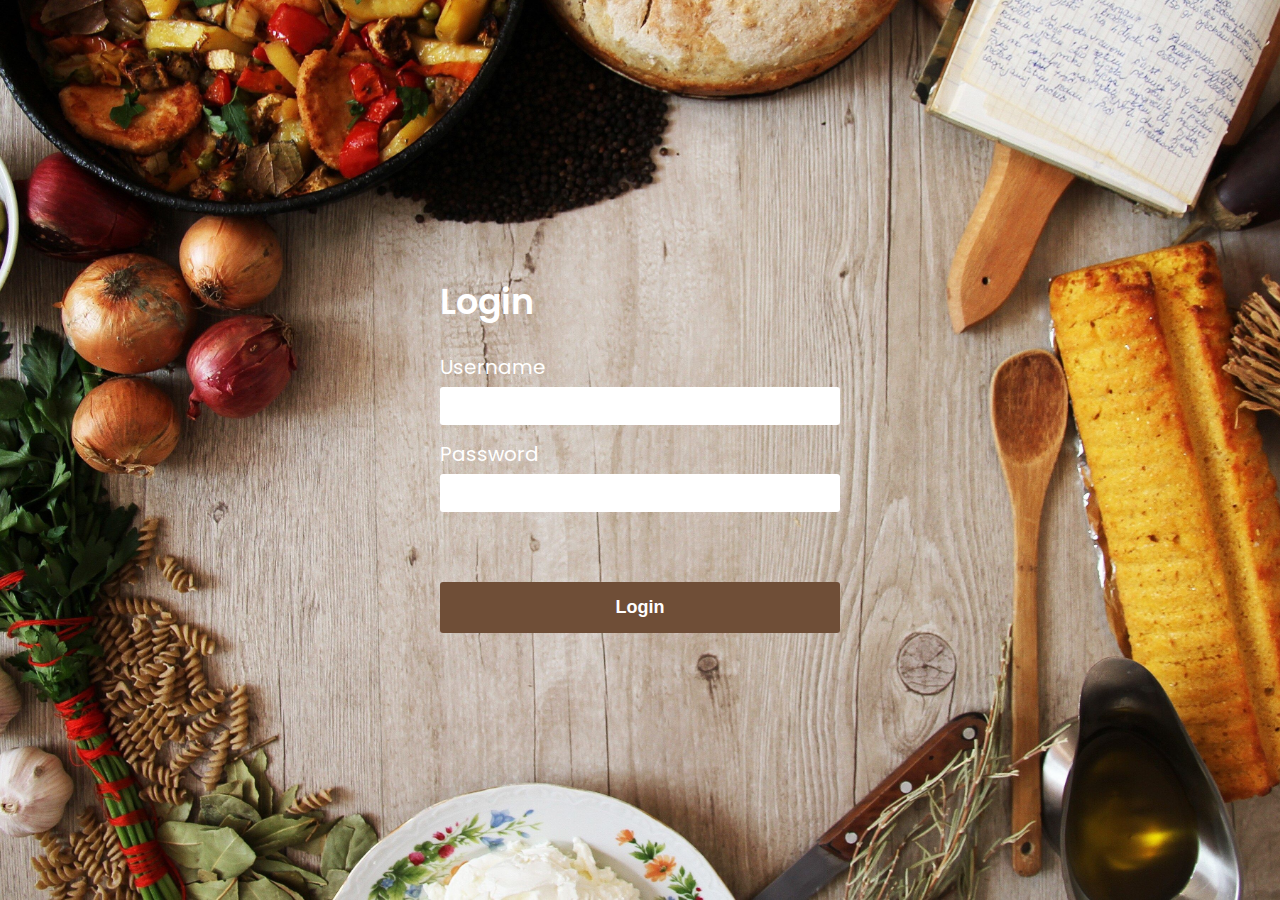
<file: loginpage/index.html>
<!DOCTYPE html>
<html lang="en">
  <head>
    <meta charset="UTF-8" />
    <meta http-equiv="X-UA-Compatible" content="IE=edge" />
    <meta name="viewport" content="width=device-width, initial-scale=1.0" />
    <title>Login</title>
    <link href="./style.css" rel="stylesheet" type="text/css" />
    
    <script src="./redirect.js" defer></script>
  </head>
  <body>
    <div class="form-container">
      <form action="#" method="post" onsubmit="redirectToNewPage(); return false;">
        <h1>Login</h1>
        <div class="form-group">
          <label for="username">Username</label>
          <input class="form-control" type="text" id="username" />
        </div>
        <div class="form-group">
          <label for="password">Password</label>
          <input class="form-control" type="password" id="password" />
        </div>
        <input type="submit" value="Login" />
      </form>
    </div>
  </body>
</html>
</file>
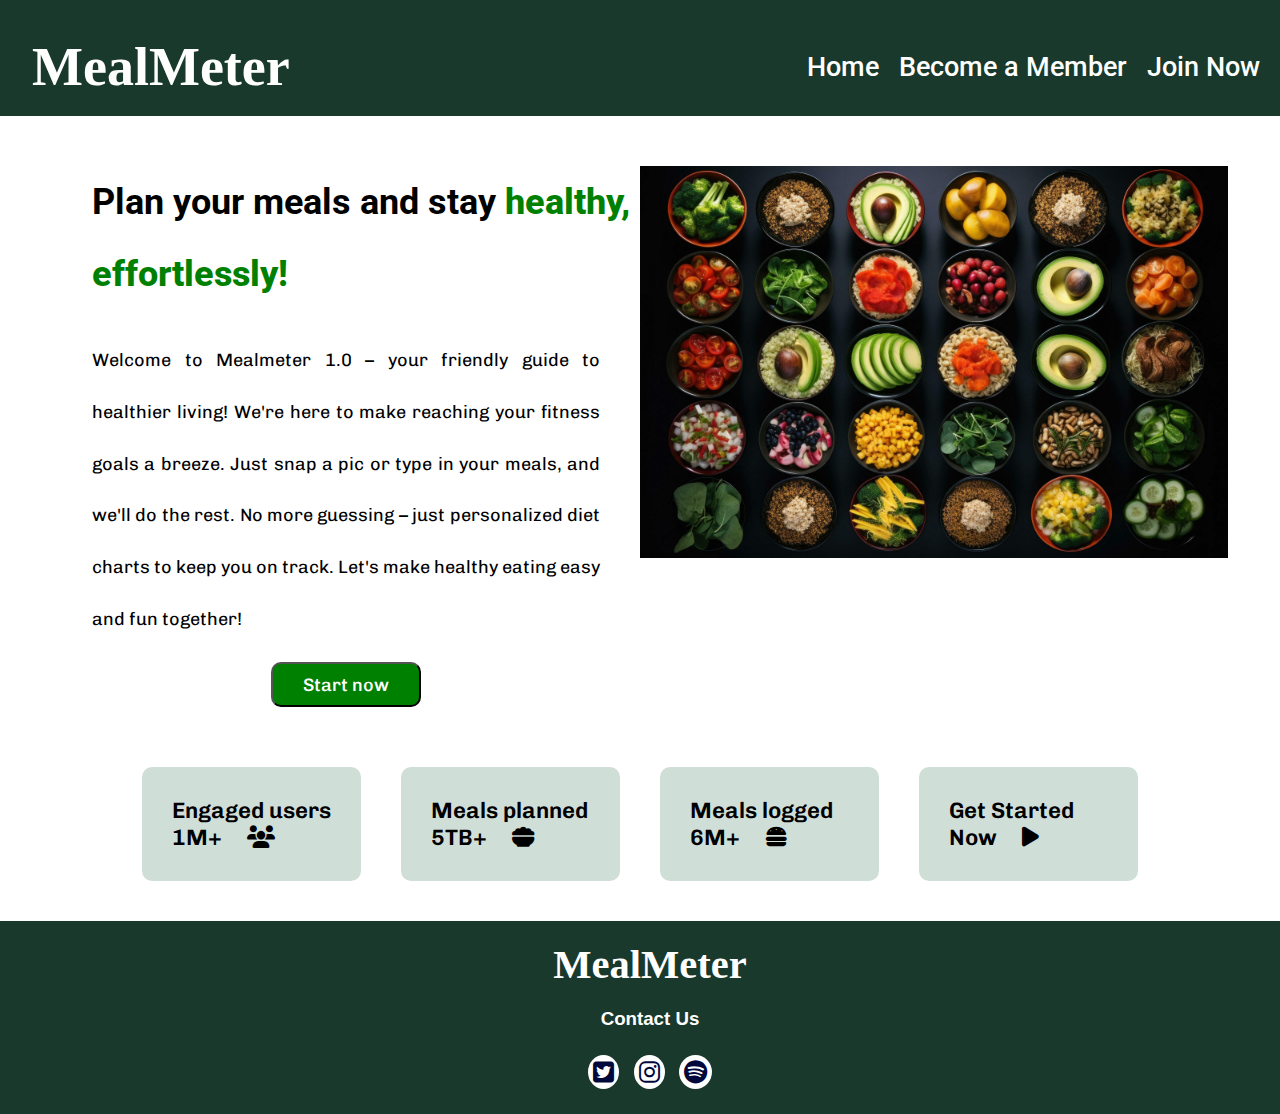
<file: homepage/homepage.html>
<!DOCTYPE html>
<html lang="en">
<head>
    <meta charset="UTF-8">
    <meta name="viewport" content="width=device-width, initial-scale=1.0">
    <title>Meal Planner</title>
    <link rel="stylesheet" href="styles/home.css">
    <link rel="stylesheet" href="styles/hero.css">
    <link rel="stylesheet" href="styles/footer.css">
    <link rel="stylesheet" href="styles/extra.css">
    <link rel="stylesheet" href="styles/stats.css">

    <link rel="preconnect" href="https://fonts.googleapis.com">
    <link rel="preconnect" href="https://fonts.gstatic.com" crossorigin>
    <link href="https://fonts.googleapis.com/css2?family=Roboto:wght@400;900&display=swap" rel="stylesheet">
    <link rel="stylesheet" href="https://cdnjs.cloudflare.com/ajax/libs/font-awesome/6.4.2/css/all.min.css"/>

    <link rel="preconnect" href="https://fonts.googleapis.com">
    <link rel="preconnect" href="https://fonts.gstatic.com" crossorigin>
    <link href="https://fonts.googleapis.com/css2?family=Chivo:ital,wght@0,100..900;1,100..900&display=swap" rel="stylesheet">

    <script src="redirect.js" defer></script>

</head>
<body>
    <header>
        <a href="" style="text-decoration: none;"><div class="logo" style="color: #fff;">MealMeter</div></a>
        <nav>   
            <ul>        
                <li><a href="#">Home</a></li>
                <li><a href="#">Become a Member</a></li>
                <li><a href="#">Join Now</a></li>
                
            </ul>
        </nav>
    </header>

    <main>  
        <div class="hero">
            <div class="text-info">
                <h1 class="toptext">Plan your meals and stay <span class="special">healthy, effortlessly!</span></h1>
                <p class="midtext">Welcome to Mealmeter 1.0 – your friendly guide to healthier living! We're here to make reaching your fitness goals a breeze. Just snap a pic or type in your meals, and we'll do the rest. No more guessing – just personalized diet charts to keep you on track. Let's make healthy eating easy and fun together!</p>
                <div class="cta-buttons">
                    <button class="start-now ">Start now</button>
                </div>
                <!-- Placeholder for apple icon -->
            </div>
            <div class="image1">
                <img src="food.jpg" alt="food">
            </div>
        </div>

        <div class="stats">
            <div class="stat">
                <div>Engaged users</div>
                <div>1M+ <i class="fa-solid fa-users statfood" style="color: #000000;"></i></div>
                
            </div>
            <div class="stat">
                <div>Meals planned</div>
                <div>5TB+ <i class="fa-solid fa-bowl-food statfood" style="color: #000000;"></i></div>
                
            </div>
            <div class="stat">
                <div>Meals logged</div>
                <div>6M+ <i class="fa-solid fa-burger statfood" style="color: #000000;"></i></div>
            </div>
            <div class="stat">
                <div>Get Started</div>
                <div>Now <i class="fa-solid fa-play statfood" style="color: #000000;"></i></div>
            </div>
        </div>
    </main>

    <footer>
        <div class="container">
            <div class="footer-col">
                <h3 class="company">MealMeter</h3>
                <h3 class="contact">Contact Us</h3>
                <div class="social-icons">
                    <a href="#" target="_blank"><i class="fa-brands fa-square-twitter"></i></a>
                    <a href="#"><i class="fa-brands fa-instagram"></i></a>
                    <a href="https://www.linkedin.com/in/aadit-verma-66b73b2aa/" target="_blank"><i class="fa-brands fa-spotify"></i></a>
                </div>
            </div>
        </div>
    </footer>
</body>
</html>
</file>
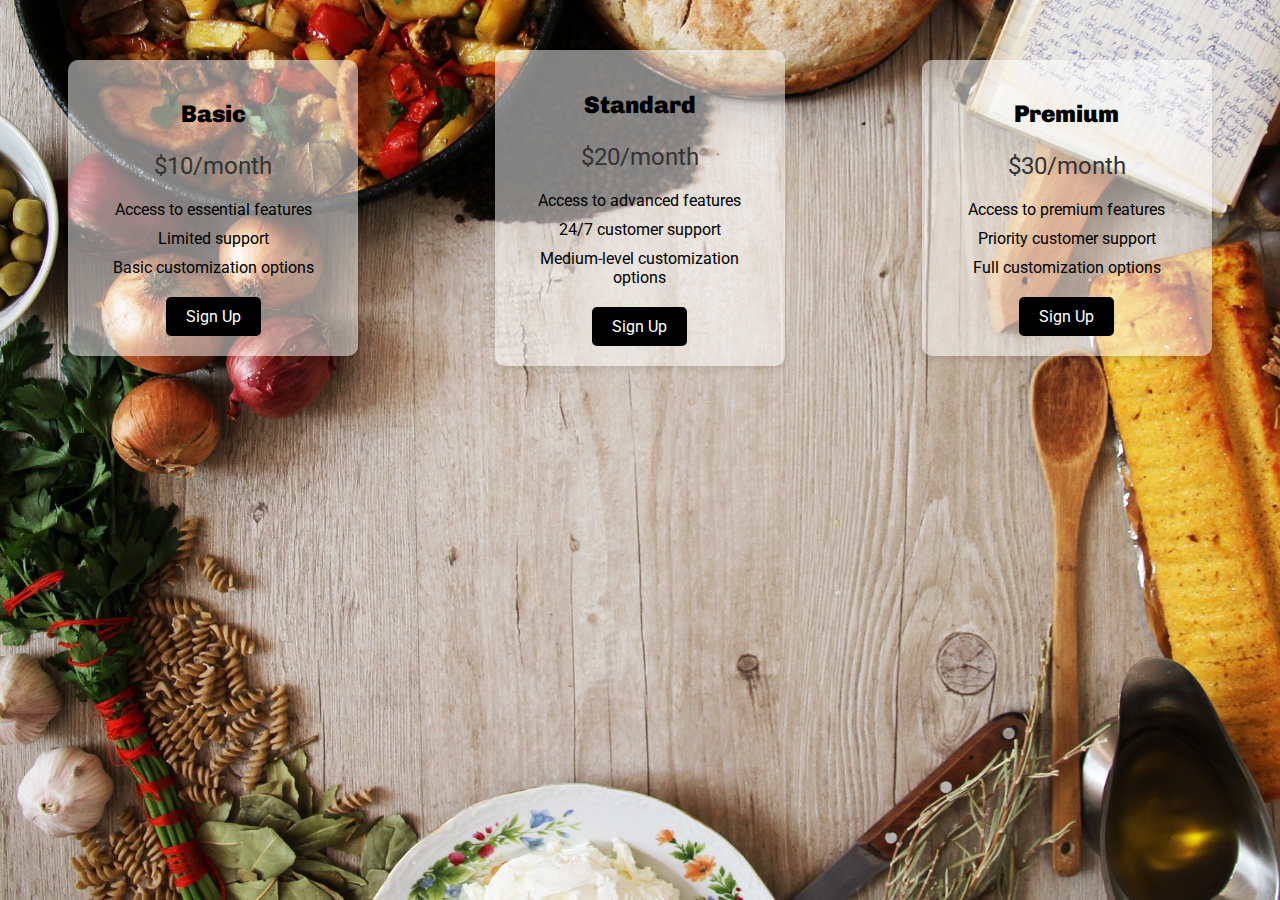
<file: pricingpage/subscription.html>
<!DOCTYPE html>
<html lang="en">
<head>
    <meta charset="UTF-8">
    <meta name="viewport" content="width=device-width, initial-scale=1.0">
    <title>Subscription Plans</title>
    <link rel="stylesheet" href="subscription.css">

    <link rel="preconnect" href="https://fonts.googleapis.com">
    <link rel="preconnect" href="https://fonts.gstatic.com" crossorigin>
    <link href="https://fonts.googleapis.com/css2?family=Roboto:wght@400;900&display=swap" rel="stylesheet">
    <link rel="stylesheet" href="https://cdnjs.cloudflare.com/ajax/libs/font-awesome/6.4.2/css/all.min.css"/>

    <link rel="preconnect" href="https://fonts.googleapis.com">
    <link rel="preconnect" href="https://fonts.gstatic.com" crossorigin>
    <link href="https://fonts.googleapis.com/css2?family=Chivo:ital,wght@0,100..900;1,100..900&display=swap" rel="stylesheet">  
</head>
<body>
    <div class="pricing-table">
        <div class="plan">
            <h2>Basic</h2>
            <p class="price">$10/month</p>
            <ul>
                <li>Access to essential features</li>
                <li>Limited support</li>
                <li>Basic customization options</li>
            </ul>
            <a href="#" class="btn">Sign Up</a>
        </div>
        <div class="plan">
            <h2>Standard</h2>
            <p class="price">$20/month</p>
            <ul>
                <li>Access to advanced features</li>
                <li>24/7 customer support</li>
                <li>Medium-level customization options</li>
            </ul>
            <a href="#" class="btn">Sign Up</a>
        </div>
        <div class="plan">
            <h2>Premium</h2>
            <p class="price">$30/month</p>
            <ul>
                <li>Access to premium features</li>
                <li>Priority customer support</li>
                <li>Full customization options</li>
            </ul>
            <a href="#" class="btn">Sign Up</a>
        </div>
    </div>
    
</body>
</html>
</file>
<file: loginpage/style.css>
@import url("https://fonts.googleapis.com/css2?family=Poppins:wght@400;600&display=swap");

* {
  margin: 0;
  padding: 0;
}
html {
  font-size: 62.5%;
}
body {
  min-height: 100vh;
  width: 100%;
  background-image: url("./img/background.webp");
  background-size: cover;
  background-position: top center;
  background-repeat: no-repeat;
  font-family: "Poppins", sans-serif;
  display: grid;
  place-items: center;
}
h1 {
  font-size: 3.5rem;
  font-weight: 600;
  color: #fff;
  margin-bottom: 3rem;
}
.form-container {
  height: 35rem;
  max-width: 40rem;
  width: 100%;
    padding: 3rem;
}
.form-group {
  display: flex;
  width: 100%;
  flex-direction: column;
  gap: 1rem;
  margin-bottom: 2rem;
}
label {
  font-size: 20px;
  font-weight: 400;
  line-height: 1.9rem;
  color: #fff;
}

input[type="text"],
input[type="password"] {
  padding: 1rem;
  font-size: 1.6rem;
  outline: 0;
  border: 0;
  border-radius: 0.3rem;
}

input[type="submit"] {
  margin-top: 5rem;
  width: 100%;
  padding: 1.5rem;
  border: 0;
  border-radius: 0.3rem;
  font-size: 18px;
  font-weight: 600;
  background-color: #6F4E37;
  color: #fff;
  cursor: pointer;
}

@media screen and (max-width: 576px) {
  .form-container {
    max-width: 30rem;
  }
}

@media screen and (max-width: 370px) {
  .form-container {
    max-width: 25rem;
  }
}

@media screen and (max-width: 320px) {
  .form-container {
    max-width: 20rem;
  }
}
</file>
<file: homepage/styles/home.css>
body {
    font-family: Roboto;
    margin: 0;
    padding: 0;
    background-color: #ffffff;
}

header {
    background-color: 	#18392b;
    color: #fff;
    padding-top: 4vh;
    padding-bottom: 2vh;
    display: flex;
    justify-content: space-between;
    align-items: center;
}

.logo{
    padding-left: 2.5vw;
    font-family: Yrsa;
    font-size: 6vh;
    font-weight: 700;
}

nav ul {
    list-style-type: none;
    margin: 0;
    padding: 0;
    display: flex;
}

nav ul li {
    margin-right: 20px;
    font-family: Roboto;
    font-size: 3vh;
    font-weight: 500;
}

nav ul li a {
    color: #fff;
    text-decoration: none;
}

main {
    display: flex;
    flex-direction: column;
    align-items: center;
}

.hero {
    text-align: center;
    margin-bottom: 40px;
}

.hero h1 {
    font-size: 36px;
}

.hero p {
    font-size: 18px;
}

.cta-buttons {
    display: flex;
    justify-content: center;
    margin-bottom: 40px;
}

.cta-buttons button {
    margin: 0 10px;
    padding: 10px 20px;
    font-size: 18px;
    font-family: "Chivo";
    font-weight: 500;
}

footer {
    background-color: #333;
    color: #fff;
    padding: 20px;
    text-align: center;
}

footer ul {
    list-style-type: none;
    margin: 0;
    padding: 0;
    display: flex;
    justify-content: center;
}

footer ul li {
    margin: 0 10px;
}
</file>
<file: homepage/styles/hero.css>
.hero {
    background-color: #FFF;
    border-radius: 0px 0px 20px 20px;
    padding: 50px 20px 20px 20px;
    display: flex;
    flex-direction: row;
    width: 95%;
    margin-bottom: 0px;
}

.text-info{
    align-items: left;
    width: 50%;
}

.start-now{
    background-color:green;
    color: #fff;
    border-radius: 10px;
    cursor: pointer;
    margin-top: 50px;
    width: 150px;
    height: 45px;
}

.schedule{
    background-color: #FFF;
    color: black;
    border-radius: 10px;
    cursor: pointer;
}

.toptext{
    text-align: left;
    font-weight: 700;
    margin-left: 40px;
    font-family: Roboto;
    font-size: 5.5vw;
    line-height: 8vh;
}

.midtext{
    text-align: left;
    font-weight: 400;
    margin-left: 40px;
    margin-right: 40px;
    margin-top: 25px;
    margin-bottom: 16px;
    line-height: 5.75vh;
    font-family: 'Chivo';
    text-align: justify;
}

.image1 {
    width: 50%;
    height: 100%;
    overflow: hidden;
    margin-right: 0px;
}

.image1 img {
    width: 100%;
    height: 100%;
    object-fit: cover; 
}
</file>
<file: homepage/styles/footer.css>
* {
  margin: 0;
  padding: 0;
  box-sizing: border-box;
}

body {
  font-family: Arial, sans-serif;
  background-color: #fff;
}

footer {
  background-color: #18392b;
  padding: 20px 0; 
  color: #fff;
}

.container {
  max-width: 1200px;
  margin: 0 auto;
  padding-left: 20px; /* Added padding to push items to the left */
  display: flex;
  flex-wrap: wrap;
}

.footer-col {
  flex: 1;
  margin-bottom: 0px;
}

.footer-col h3 {
  margin-bottom: 20px;
}

.footer-col p {
  font-size: 16px;
  line-height: 1.5;
}

.footer-col ul {
  list-style: none;
  padding: 0;
}

.footer-col ul li {
  margin-bottom: 10px;
}

.footer-col ul li a {
  text-decoration: none;
  color: #666;
  font-size: 16px;
  transition: color 0.3s ease;
}

.footer-col ul li a:hover {
  color: #333;
}

.social-icons i {
  padding: 5px;
  background-color: white;
  color: #00093c;
  border-radius: 50%;
  margin: 5px;
}

.social-icons a {
  font-size: 24px; 
}

.resume-text {
  text-decoration: none;
  color: #666;
  font-size: 16px;
}

.company {
  font-family: "yrsa"; /* Changed font family */
  font-size: 4.5vh; /* Changed font size */
  font-weight: 600; /* Changed font weight */
}
</file>
<file: homepage/styles/extra.css>
.special{
    font-family: Roboto;
    font-weight: 800;
    color: green;
}

.statfood{
    margin-left: 20px;
}
</file>
<file: homepage/styles/stats.css>
.stats {
    display: grid;
    grid-template-columns: repeat(4, 1fr);
    top: 0;
    font-family: "Chivo";
    font-weight: 600;
    gap: 40px;
    margin-bottom: 40px;
    font-size: 1.75vw;
}

.stat {
    text-align: left;
    padding: 30px;
    background-color: #d0ded8;
    border-radius: 10px; 
}
</file>
<file: pricingpage/subscription.css>
body {
    margin: 0;
    padding: 0;
    background-image: url("background.webp");
    background-size: cover;
    background-repeat: no-repeat;
    background-attachment: fixed;
    font-family: 'Roboto', sans-serif;
}

.pricing-table {
    display: flex;
    justify-content: space-around;
    align-items: center;
    padding: 50px 0;
}

.plan {
    background: rgba(255, 255, 255, 0.5); /* Adjust the alpha value here */
    padding: 20px;
    border-radius: 10px;
    text-align: center;
    box-shadow: 0 4px 6px rgba(0, 0, 0, 0.1);
    width: 250px;
}


.plan h2 {
    font-family: 'Chivo', sans-serif;
    font-weight: 900;
    margin-bottom: 10px;
}

.price {
    font-size: 24px;
    color: #333;
    margin-bottom: 20px;
}

.plan ul {
    list-style: none;
    padding: 0;
    margin: 0 0 20px 0;
}

.plan ul li {
    margin-bottom: 10px;
}

.btn {
    display: inline-block;
    background-color: #000000;
    color: #fff;
    padding: 10px 20px;
    text-decoration: none;
    border-radius: 5px;
    transition: background-color 0.3s;
}

.btn:hover {
    background-color: #0056b3;
}
</file>
